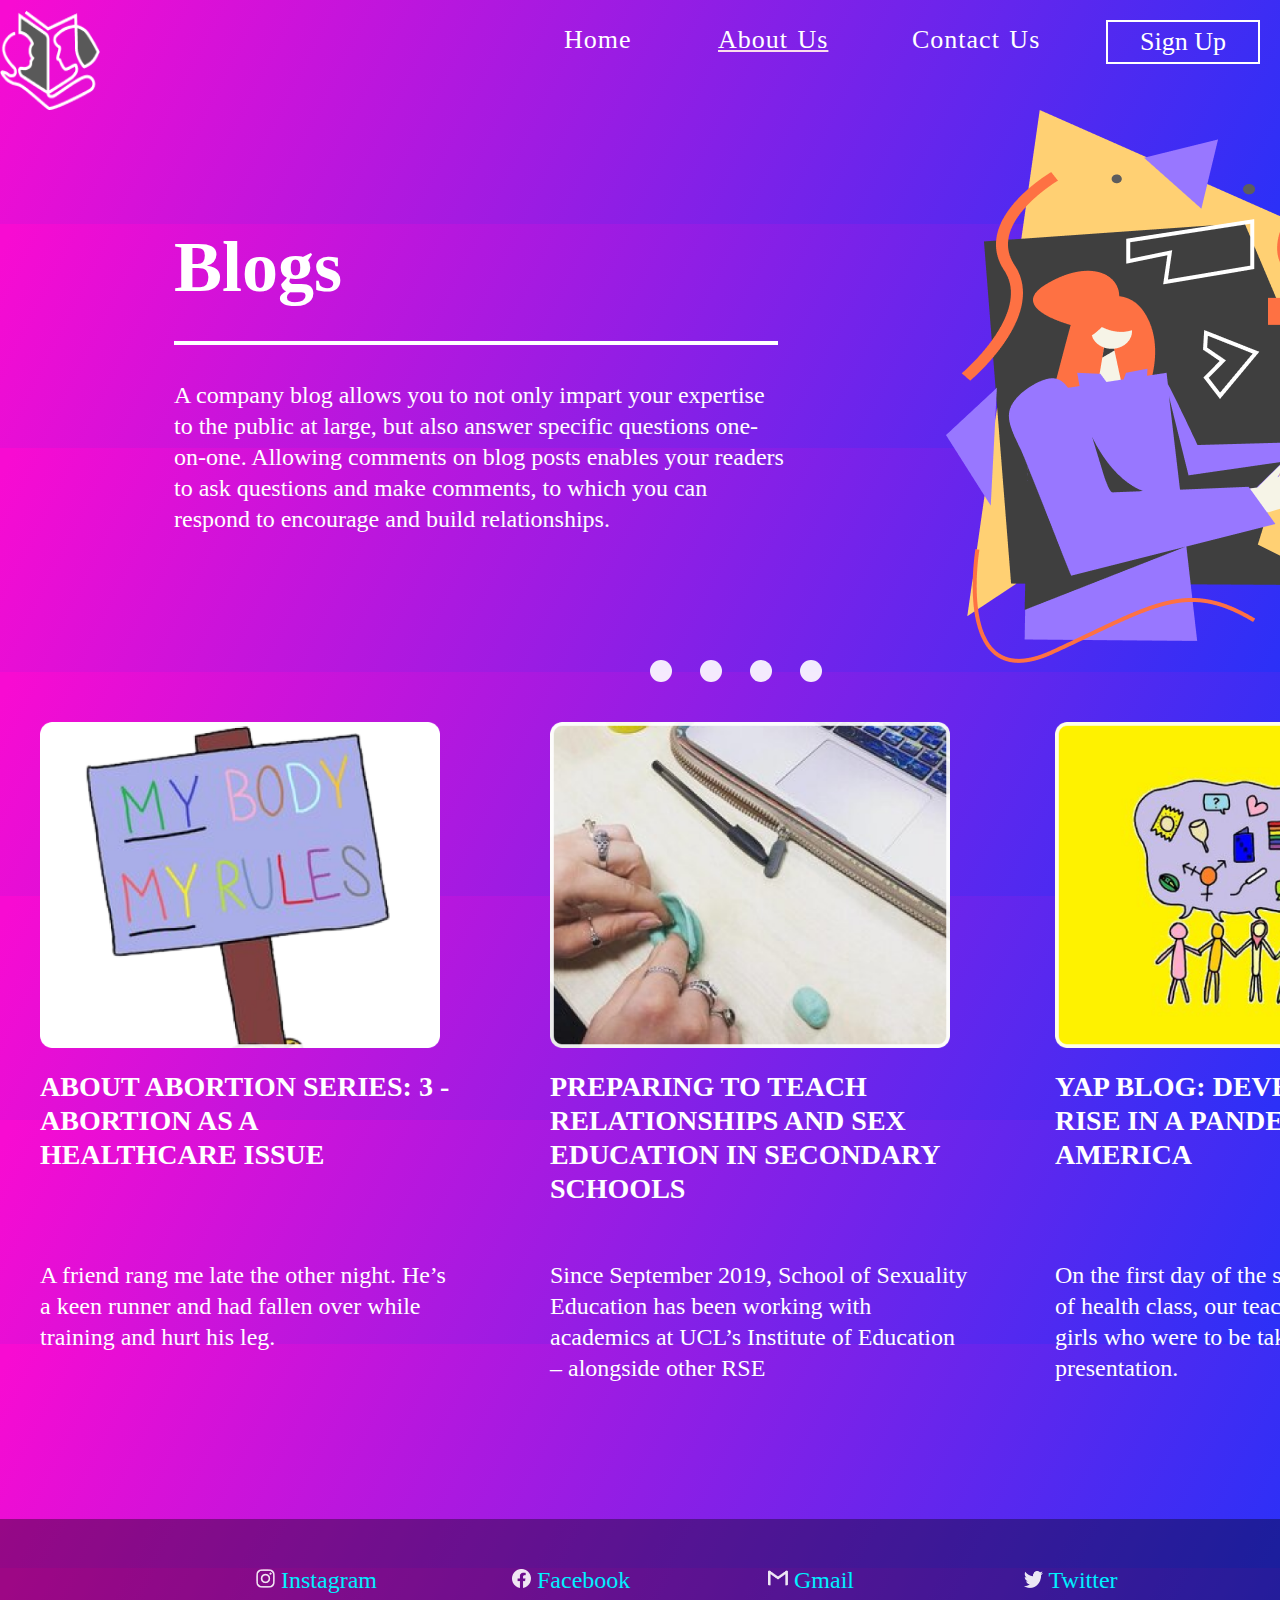
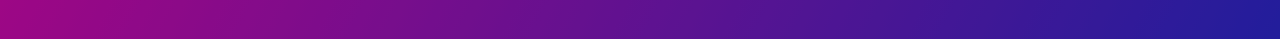
<file: Our Website/blog.html>
<!DOCTYPE html>
<html lang="en">
<head>
 <meta charset="UTF-8">
 <meta http-equiv="X-UA-Compatible" content="IE=edge">
 <meta name="viewport" content="width=device-width, initial-scale=1.0">
 <link rel="stylesheet" href="/Our Website/blog.css">
 <title>Blogs</title>
</head>
<body>
  <!--Start of  Nav-Bar -->
  <section class="nav-bar">
    <div class="navbar">
      <div class="items">
        <div class="item1"><a href="/index.html">Home</a>
        </div>
        <div class="item2">
          <a href="/Our Website/know-more.html">About Us</a>
        </div>
        <div class="item3"><a href="/Our Website/Contact-us.html">Contact Us</a>
        </div>
  
        <div class="item4 btn sign">
          <div class="container">
        
            <button class="click">Sign Up</button>
        
            <div class="list">
        
              <button class="links"><a href="/Our Website/SignUp.html">Sign Up</a></button>
        
              <button class="links"><a href="/Our Website/Login.html">Log in </a></button>
            </div>
          </div>
          <script>
            let click = document.querySelector('.click');
            let list = document.querySelector('.list');
            click.addEventListener("click", () => {
              list.classList.toggle('newlist');
            });
          </script>
        </div>
      </div>
    </div>
  </section>
  </section>
  <!--End of  Nav-Bar -->

  <!-- Start of middle sec -->
  <section class="middle">
   <div class="middle-sec">
    <div class="middle-img">
     <img src="/Our Website/blog-vector.png" alt="">
    </div>
    <div class="heading">Blogs</div>
    <div class="line1"></div>
    <div class="middle-para">A company blog allows you to not only impart your expertise to the public at large, but also answer specific questions
    one-on-one. Allowing comments on blog posts enables your readers to ask questions and make comments, to which you can
    respond to encourage and build relationships.</div>
    <div class="circle1"></div>
    <div class="circle2"></div>
    <div class="circle3"></div>
    <div class="circle4"></div>
   </div>
   <section class="bottom-sec">
    <div class="bottom">
     <div class="item1">
      <div class="item1-img"><a href="https://schoolofsexed.org/blog-articles/2020/5/26" target=" "><img src="/Our Website/blog-img1" alt="" width="400px
       " ></a></div>
       <div class="item1-text1">ABOUT ABORTION SERIES: 3 - ABORTION AS A HEALTHCARE ISSUE</div>
       <div class="item1-text2">A friend rang me late the other night. He’s a keen runner and had fallen over while training and hurt his leg.</div>
     </div>
      <div class="item2">
       <div class="item2-img"><a href="https://schoolofsexed.org/blog-articles/2020/3/19" target=" "><img src="/Our Website/blog-img2" alt="" width="400px
             "></a></div>
       <div class="item2-text1">PREPARING TO TEACH RELATIONSHIPS AND SEX EDUCATION IN SECONDARY SCHOOLS</div>
       <div class="item2-text2">Since September 2019, School of Sexuality Education has been working with academics at UCL’s Institute of Education –
       alongside other RSE</div>
      </div>
      <div class="item3">
       <div class="item3-img"><a href="https://schoolofsexed.org/blog-articles/2021/3/23/developing-rse-in-a-pandemic-era-america " target=" "><img src="/Our Website/blog-img3" alt="" width="400px
                   "></a></div>
       <div class="item3-text1">YAP BLOG: DEVELOPING RISE IN A PANDEMIC-ERA AMERICA</div>
       <div class="item3-text2">On the first day of the sex education unit of health class, our teacher lined up the girls who were to be taken to a
       different presentation.</div>
      </div>
    </div>
   </section>
  </section>
  <!-- End of middle sec -->
  <div class="Logo">
    <img src="/Our Website/logo.png" alt="" height="100" width="100">
  </div>

<!-- Start of Footbar Section -->
<section class="footbar">
  <div class="para-foot">
    <div class="fitem1">
      <img src="/Our Website/INSTA.png" alt="" width="19px"> Instagram
    </div>
    <div class="fitem2">
      <img src="/Our Website/FACEBOOK.png" alt="" width="19px"> Facebook
    </div>
    <div class="fitem3">
      <img src="/Our Website/GMAIL.png" alt="" width="20px"> Gmail
    </div>
    <div class="fitem4">
      <link rel="stylesheet" href=""><img src="/Our Website/TWITTER.png" alt="" width="19px"> Twitter
    </div>
  </div>
</section>
<!-- End of Footbar Section -->
</body>
</html>
</file>
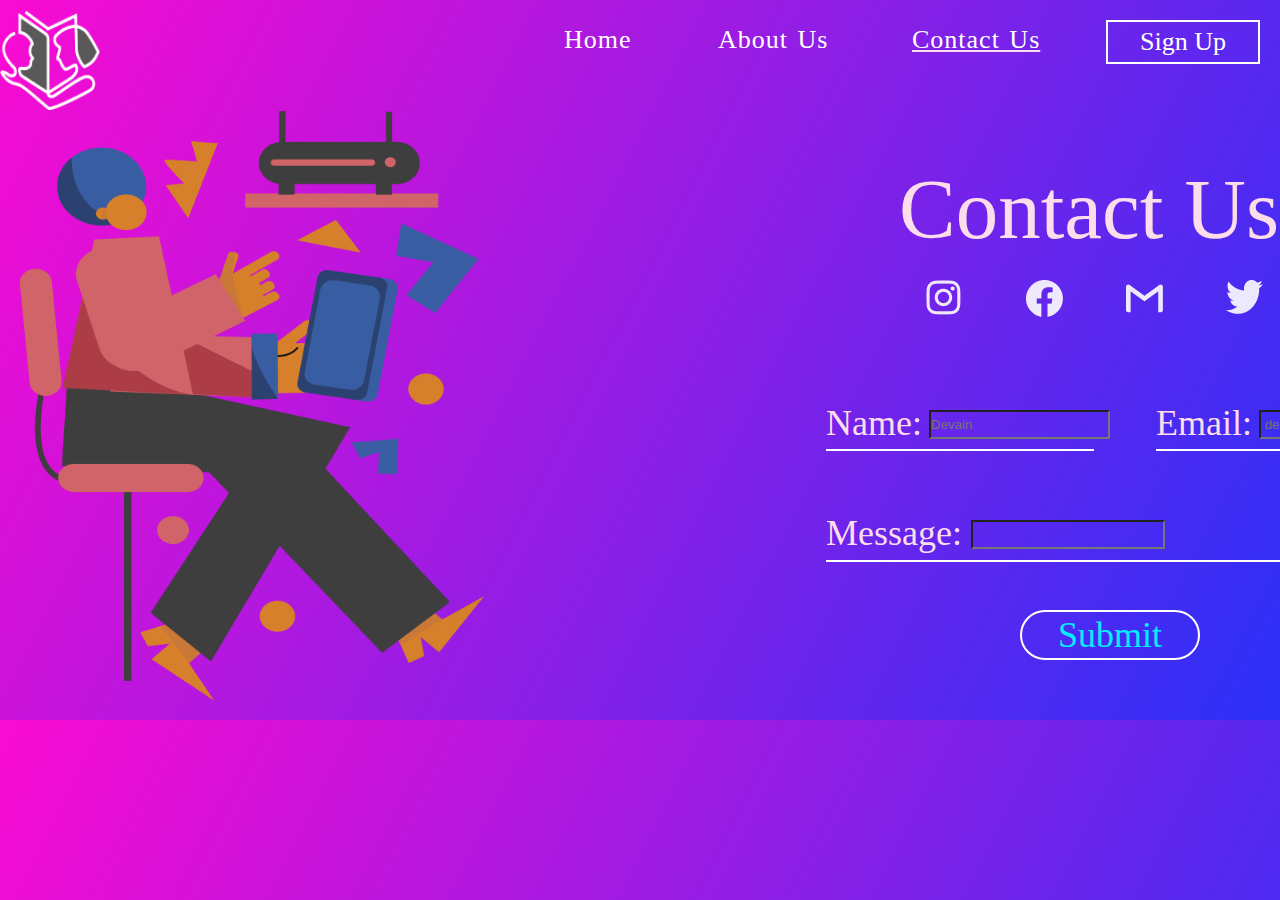
<file: Our Website/Contact-us.html>
<!DOCTYPE html>
<html lang="en">
<head>
 <meta charset="UTF-8">
 <meta http-equiv="X-UA-Compatible" content="IE=edge">
 <meta name="viewport" content="width=device-width, initial-scale=1.0">
 <title>Contact Us</title>
 <link rel="stylesheet" href="/Our Website/contact-us.css">
</head>
<body>
 <!--Start of  Nav-Bar -->
   <section class="nav-bar">
    <div class="navbar">
     <div class="items">
      <div class="item1"><a href="/index.html">Home</a>
      </div>
      <div class="item2">
       <a href="/Our Website/know-more.html">About Us</a>
      </div>
      <div class="item3"><a href="/Our Website/Contact-us.html">Contact Us</a>
      </div>
   
<div class="item4 btn sign">
  <div class="container">

    <button class="click">Sign Up</button>

    <div class="list">

      <button class="links"><a href="/Our Website/SignUp.html">Sign Up</a></button>

      <button class="links"> <a href="/Our Website/Login.html">Log In</a></button>
    </div>
  </div>
  <script>
    let click = document.querySelector('.click');
    let list = document.querySelector('.list');
    click.addEventListener("click", () => {
      list.classList.toggle('newlist');
    });
  </script>
</div>
     </div>
    </div>
   </section>
 <!--End of  Nav-Bar -->

 <!-- Start of mid - section -->
  <section class="mid-section">
   <div class="mid">
    <div class="mid-img">
     <img src="/Our Website/contact-us-vectore.png" alt="" height="630px" >
    </div>
    <div class="heading-1">
     Contact Us
    </div>
    <div class="icons">
     <div class="icon-insta"><a href="https://www.instagram.com/devain_mehra14/"><img src="/Our Website/contact-us-insta.png" alt=""></a></div>
     <div class="icon-facebook">
      <a href="http://"><img src="/Our Website/contact-us-face.png" alt=""></a>
     </div>
     <div class="icon-gmail"><a href="http://"><img src="/Our Website/contact-us-gmail.png" alt=""></a></div>
     <div class="icon-twitter"><a href="http://"><img src="/Our Website/contact-us-twitter.png" alt=""></a></div>
     <div class="mid-name">
      <form action="">
       <label for="Name"> Name: </label>
       <input type="text" id="name" name="Name" placeholder="Devain">
      </form>
     </div>
     <div class="line-1"></div>
     <div class="mid-email">
      <form action="">
       <label for="Email"> Email: </label>
       <input type="text" id="email" name="Name" placeholder=" devainmehra0@gmail.com">
      </form>
     </div>
     <div class="line-2"></div>
     <div class="mid-message">
      <form action="">
       <label for="Message"> Message: </label>
       <input type="text" id="message" name="Name">
      </form>
     </div>
     <div class="line-3"></div>

     <div class="submit-btn">
      Submit
     </div>
    </div>
   </div>
  </section>
 <!--End of  mid - section -->

  <div class="Logo">
    <img src="/Our Website/logo.png" alt="" height="100" width="100">
  </div>

</body>
</html>
</file>
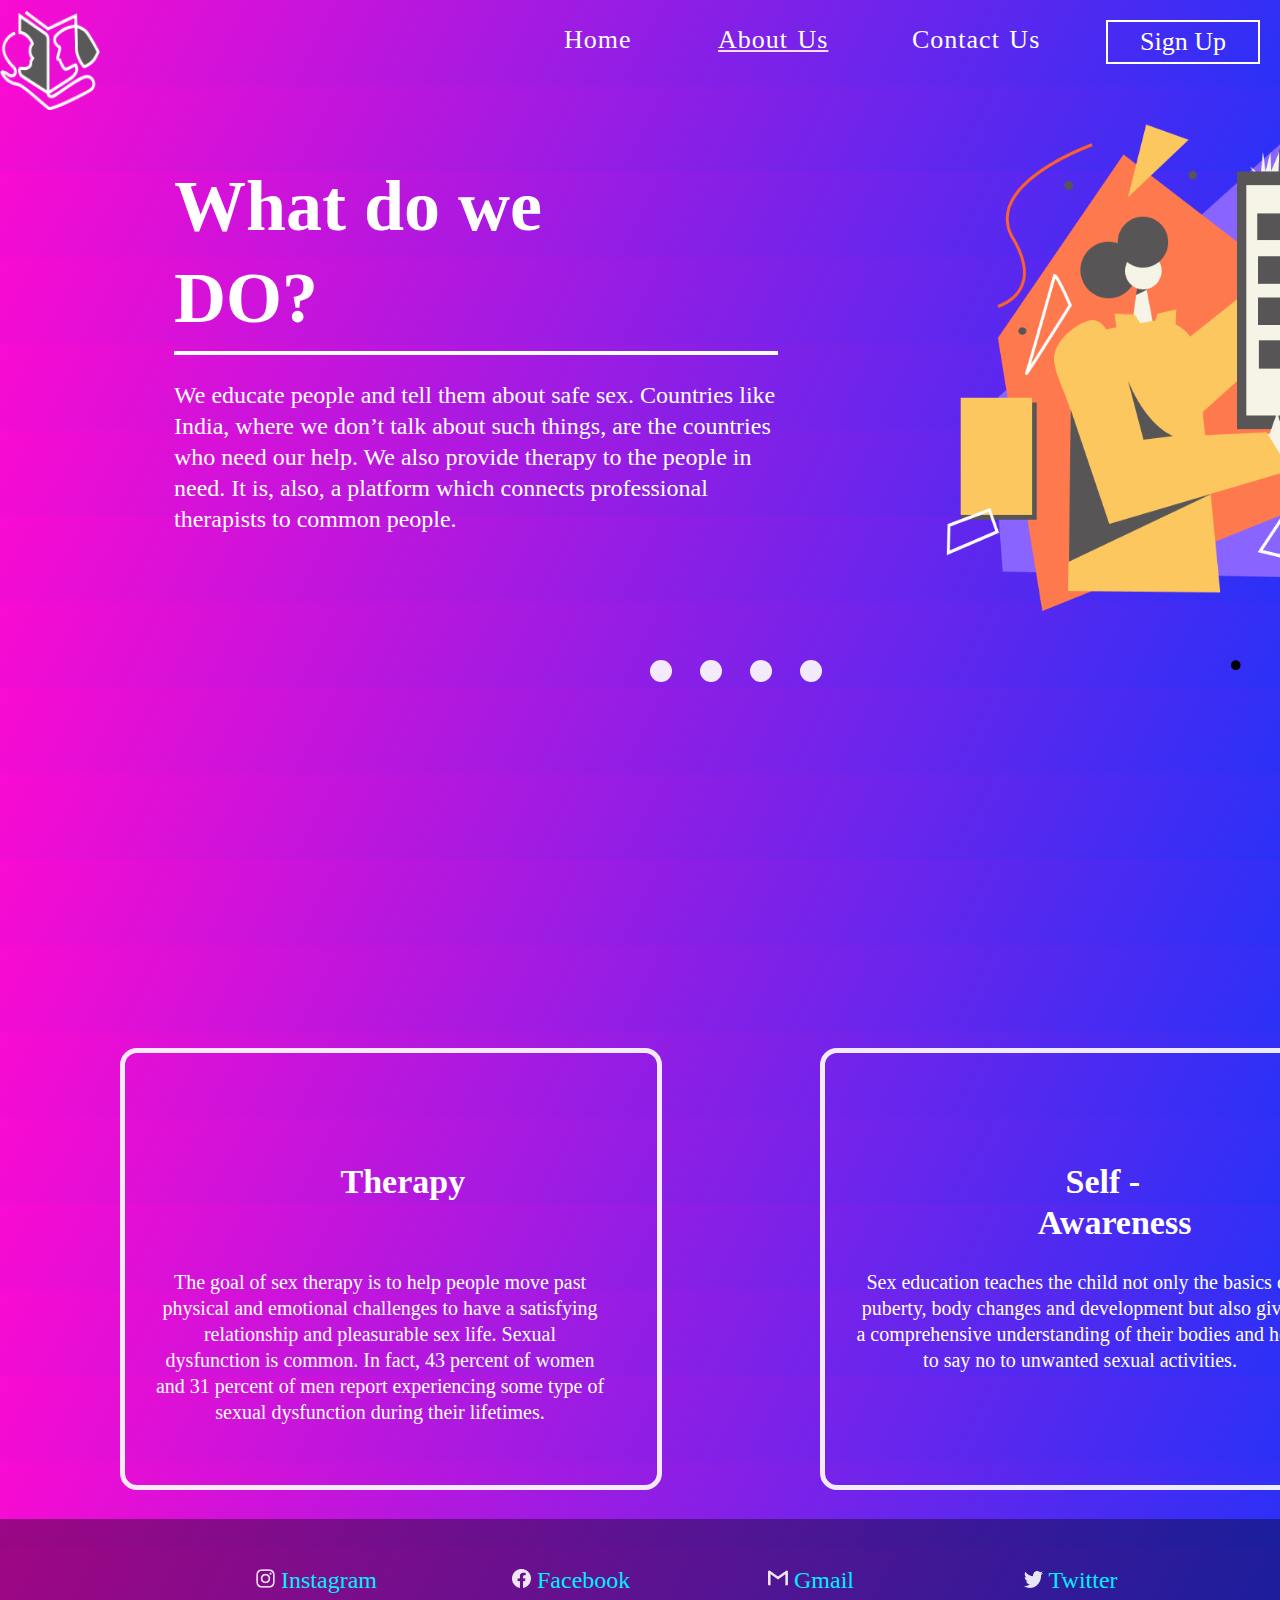
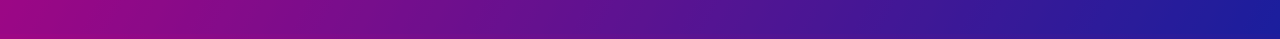
<file: Our Website/know-more.html>
<!DOCTYPE html>
<html lang="en">

<head>
 <meta charset="UTF-8">
 <meta http-equiv="X-UA-Compatible" content="IE=edge">
 <meta name="viewport" content="width=device-width, initial-scale=1.0">
 <link rel="stylesheet" href="/Our Website/know-more.css">
 <title>Know-More</title>
</head>

<body>
 <!--Start of  Nav-Bar -->
  <section class="nav-bar">
   <div class="navbar">
    <div class="items">
     <div class="item1"><a href="/index.html">Home</a>
     </div>
     <div class="item2">
      <a href="/Our Website/know-more.html">About Us</a>
     </div>
     <div class="item3"><a href="/Our Website/Contact-us.html">Contact Us</a>
     </div>
  
     <div class="item4 btn sign">
      <div class="container">
     
       <button class="click">Sign Up</button>
     
       <div class="list">
     
        <button class="links"><a href="/Our Website/SignUp.html">Sign Up</a></button>
     
        <button class="links"><a href="/Our Website/Login.html">Log In</a></button>
       </div>
      </div>
      <script>
       let click = document.querySelector('.click');
       let list = document.querySelector('.list');
       click.addEventListener("click", () => {
        list.classList.toggle('newlist');
       });
      </script>
     </div>
    </div>
   </div>
  </section>
 <!--End of  Nav-Bar -->

 <!-- Start of middle sec -->
 <section class="middle">
  <div class="middle-sec">
   <div class="middle-img">
    <img src="/Our Website/know-more-vector.png" width="540px" height="560px" alt="">
   </div>
   <div class="heading">What do we
   DO?</div>
   <div class="line1"></div>
   <div class="middle-para">We educate people and tell them about safe sex. Countries like India, where we don’t talk about such things, are the
   countries who need our help. We also provide therapy to the people in need. It is, also, a platform which connects
   professional therapists to common people.</div>
   <div class="circle1"></div>
   <div class="circle2"></div>
   <div class="circle3"></div>
   <div class="circle4"></div>
  </div>
  <section class="bottom-sec">
   <div class="bottom">
    <a href="/Our Website/WhyTherepy.html"><div class="rectangle1">
     <div class="heading1">Therapy</div>
     <div class="para1">
      The goal of sex therapy is to help people move past physical and emotional challenges to have a satisfying
      relationship
      and pleasurable sex life. Sexual dysfunction is common. In fact, 43 percent of women and 31 percent of men report
      experiencing some type of sexual dysfunction during their lifetimes.
     </div>
    </div></a>
    
    <a href="/Our Website/self-awareness.html">
     <div class="rectangle2">
      <div class="heading2">Self - Awareness</div>
      <div class="para2">
       Sex education teaches the child not only the basics of puberty, body changes and development but also gives a
       comprehensive understanding of their bodies and how to say no to unwanted sexual activities.
      </div>
     </div>
    </a>
    
    

    </div>
   </div>
  </section>
 </section>
 <!-- End of middle sec -->

 <!-- Start of Footbar Section -->
 <section class="footbar">
  <div class="para-foot">
   <div class="fitem1">
    <img src="/Our Website/INSTA.png" alt="" width="19px"> Instagram
   </div>
   <div class="fitem2">
    <img src="/Our Website/FACEBOOK.png" alt="" width="19px"> Facebook
   </div>
   <div class="fitem3">
    <img src="/Our Website/GMAIL.png" alt="" width="20px"> Gmail
   </div>
   <div class="fitem4">
    <link rel="stylesheet" href=""><img src="/Our Website/TWITTER.png" alt="" width="19px"> Twitter
   </div>
  </div>
 </section>
 <!-- End of Footbar Section -->

 <div class="Logo">
  <img src="/Our Website/logo.png" alt="" height="100" width="100">
 </div>
 
</body>

</html>
</file>
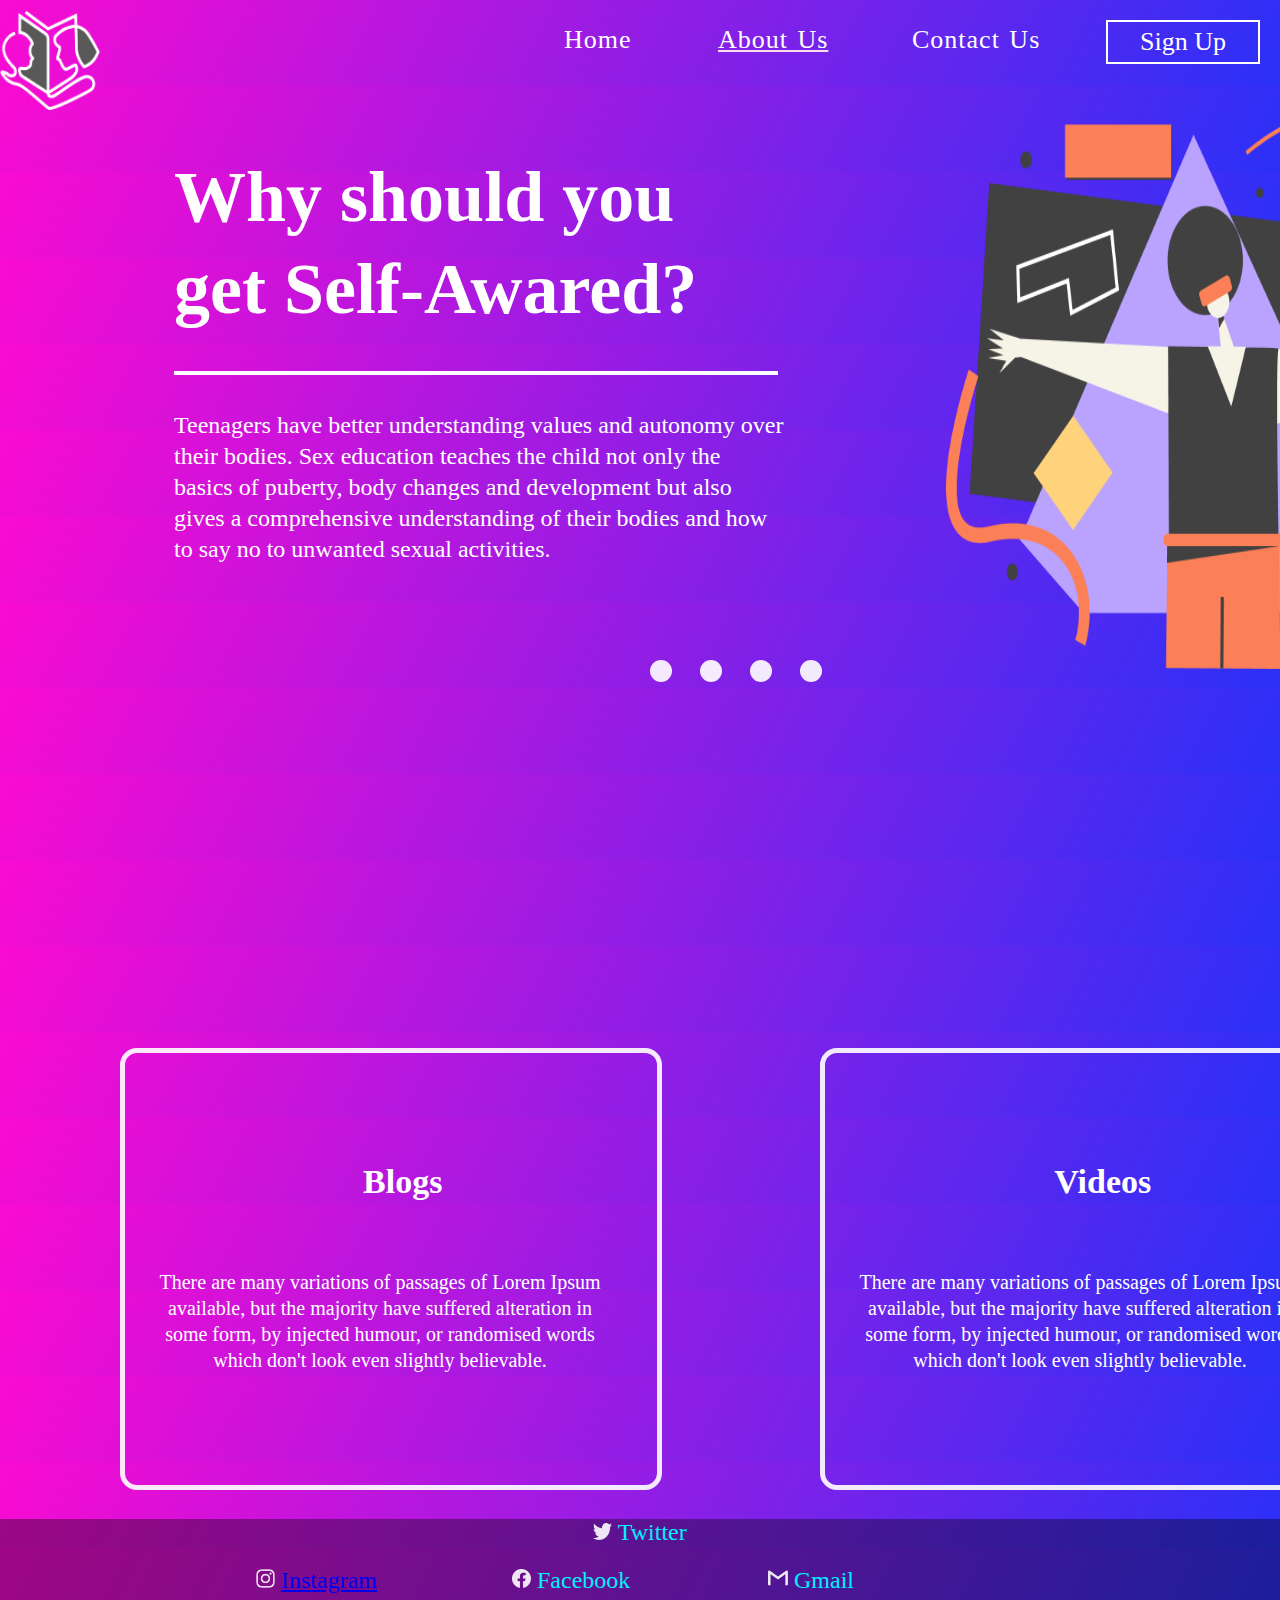
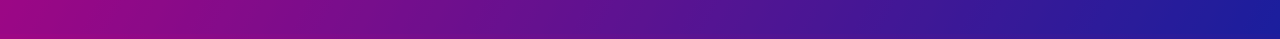
<file: Our Website/self-awareness.html>
<!DOCTYPE html>
<html lang="en">

<head>
 <meta charset="UTF-8">
 <meta http-equiv="X-UA-Compatible" content="IE=edge">
 <meta name="viewport" content="width=device-width, initial-scale=1.0">
 <link rel="stylesheet" href="/Our Website/self-awareness.css">
 <title>Self-awareness</title>
</head>

<body>
 <!--Start of  Nav-Bar -->
   <section class="nav-bar">
    <div class="navbar">
     <div class="items">
      <div class="item1"><a href="/index.html">Home</a>
      </div>
      <div class="item2">
       <a href="/Our Website/know-more.html">About Us</a>
      </div>
      <div class="item3"><a href="/Our Website/Contact-us.html">Contact Us</a>
      </div>
   
      <div class="item4 btn sign">
        <div class="container">
      
          <button class="click">Sign Up</button>
      
          <div class="list">
      
            <button class="links"><a href="/Our Website/SignUp.html">Sign Up</a></button>
      
            <button class="links">Log In</button>
          </div>
        </div>
        <script>
          let click = document.querySelector('.click');
          let list = document.querySelector('.list');
          click.addEventListener("click", () => {
            list.classList.toggle('newlist');
          });
        </script>
      </div>
     </div>
    </div>
   </section>
 <!--End of  Nav-Bar -->

 <!-- Start of middle sec -->
 <section class="middle">
  <div class="middle-sec">
   <div class="middle-img">
    <img src="/Our Website/self-awareness-vector.png" width="540px" height="560px" alt="">
   </div>
   <div class="heading">Why should you get
   Self-Awared?</div>
   <div class="line1"></div>
   <div class="middle-para">Teenagers have better understanding values and autonomy over their bodies. Sex education teaches the child not only the
   basics of puberty, body changes and development but also gives a comprehensive understanding of their bodies and how to
   say no to unwanted sexual activities.</div>
   <div class="circle1"></div>
   <div class="circle2"></div>
   <div class="circle3"></div>
   <div class="circle4"></div>
  </div>
  <section class="bottom-sec">
   <div class="bottom">
    <a href="/Our Website/blog.html">
     <div class="rectangle1">
      <div class="heading1">Blogs</div>
      <div class="para1">
       There are many variations of passages of Lorem Ipsum available, but the majority have suffered alteration in some form,
       by injected humour, or randomised words which don't look even slightly believable.
      </div>
     </div>
    </a>
    
    <a href="/Our Website/videos.html">
     <div class="rectangle2">
      <div class="heading2">Videos</div>
      <div class="para2">
       There are many variations of passages of Lorem Ipsum available, but the majority have suffered alteration in some form,
       by injected humour, or randomised words which don't look even slightly believable.
      </div>
     </div>
    </a>



   </div>
   </div>
  </section>
 </section>
 <!-- End of middle sec -->

  <!-- Start of Footbar Section -->
  <section class="footbar">
    <div class="para-foot">
      <div class="fitem1">
        <img src="/Our Website/INSTA.png" alt="" width="19px"> <a href="https://www.instagram.com/devain_mehra14/">Instagram</a>
      </div>
      <div class="fitem2">
        <img src="/Our Website/FACEBOOK.png" alt="" width="19px"> Facebook
      </div>
      <div class="fitem3">
        <img src="/Our Website/GMAIL.png" alt="" width="20px"> Gmail
      </div>
      <div class="fitem4">
        <link rel="stylesheet" href=""><img src="/Our Website/TWITTER.png" alt="" width="19px"> Twitter
      </div>
    </div>
  </section>
  <!-- End of Footbar Section -->
</body>
  <div class="Logo">
    <img src="/Our Website/logo.png" alt="" height="100" width="100">
  </div>

</html>
</file>
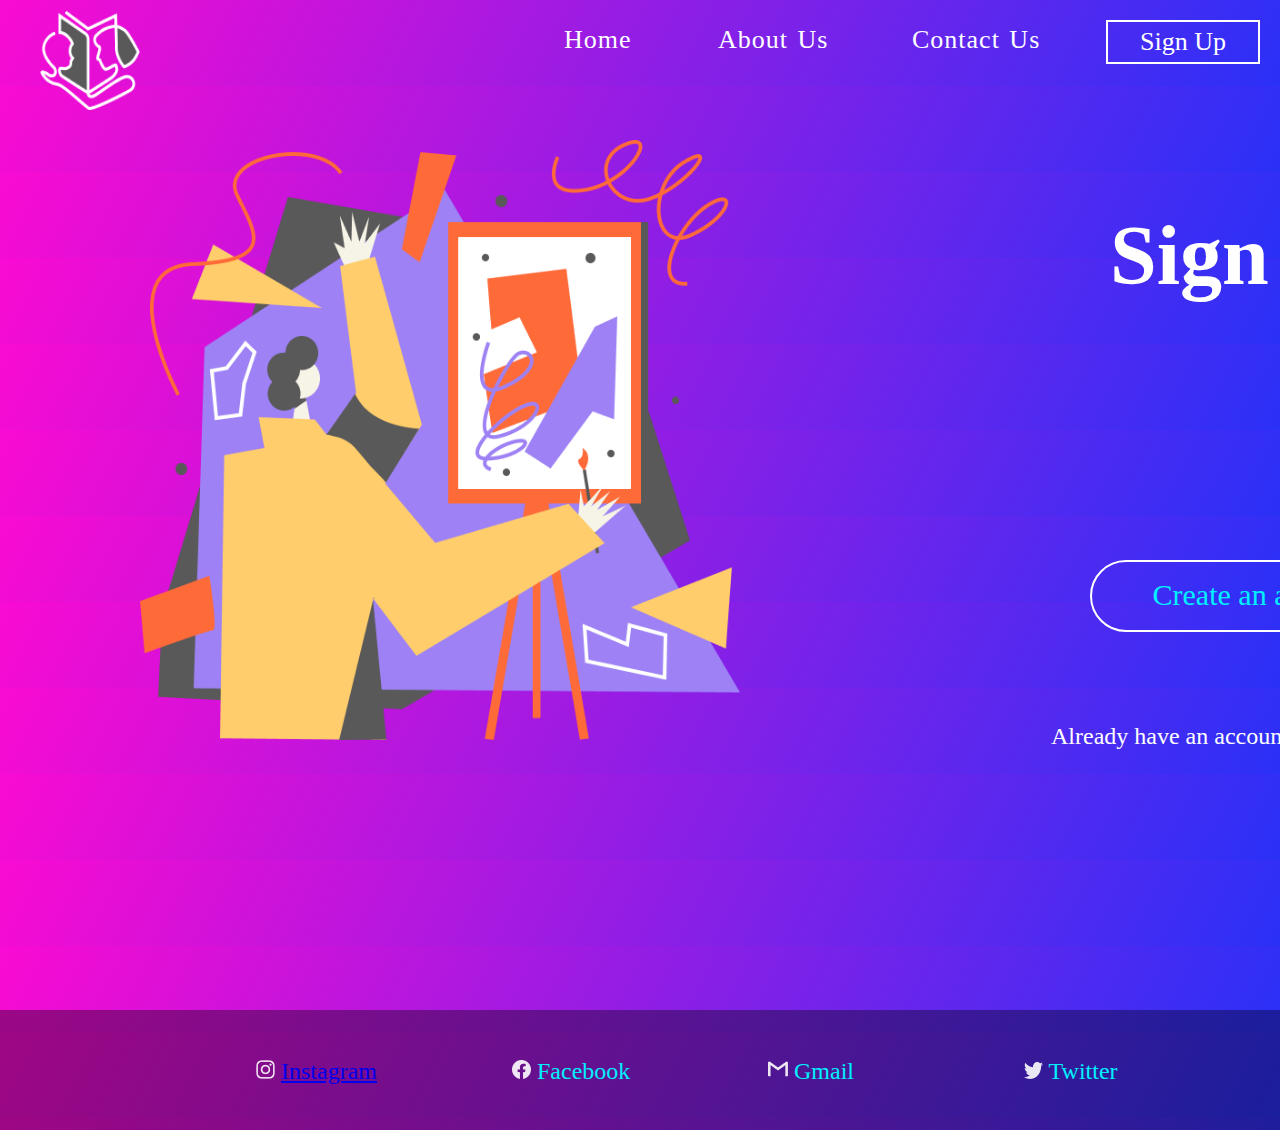
<file: Our Website/SignUp.html>
<!DOCTYPE html>
<html lang="en">
<head>
 <meta charset="UTF-8">
 <meta http-equiv="X-UA-Compatible" content="IE=edge">
 <meta name="viewport" content="width=device-width, initial-scale=1.0">
 <title>style</title>
 <link rel="stylesheet" href="/Our Website/SignUp.css">
</head>
<body>
  <!--Start of  Nav-Bar -->
 <section class="nav-bar">
  <div class="navbar">
    <div class="items">
      <div class="item1"><a href="/index.html">Home</a>
      </div>
      <div class="item2">
        <a href="/Our Website/know-more.html">About Us</a>
      </div>
      <div class="item3"><a href="/Our Website/Contact-us.html">Contact Us</a>
      </div>

      <div class="item4 btn sign">
        <div class="container">

          <button class="click"> Sign Up</button>

          <div class="list">

            <button class="links">Sign Up</button>

            <button class="links">Log In</button>
          </div>
        </div>
        <script>
          let click = document.querySelector('.click');
          let list = document.querySelector('.list');
          click.addEventListener("click", () => {
            list.classList.toggle('newlist');
          });
        </script>
      </div>
    </div>
  </div>
</section>
  <!--End of  Nav-Bar -->
    <!-- Start of middle Section -->
<section class="middle-section">
    <div class="middlesection">
     <div class="middle-image">
      <img src="Img4.png" alt="" 
     height="600" width="600">
     </div>
     <div class="heading"><h1>Sign up</h1>
      <div class="line">Already have an account?.</div>
      <div class="login">
        Login
      </div>
    <div class="get-btn">
     Create an account
    </div>
    </section>
    </div>
    <!--End of  middle Section -->
    <section class="footbar">
      <div class="para-foot">
       <div class="fitem1">
         <img src="/Our Website/INSTA.png" alt="" width="19px"> <a href="https://www.instagram.com/devain_mehra14/">Instagram</a> </div>
       <div class="fitem2">
         <img src="/Our Website//FACEBOOK.png" alt="" width="19px"> Facebook</div>
       <div class="fitem3">
         <img src="/Our Website/GMAIL.png" alt="" width="20px"> Gmail</div>
       <div class="fitem4"><link rel="stylesheet" href=""><img src="/Our Website/TWITTER.png" alt="" width="19px"> Twitter</div>
      </div>
      <div class="Logo">
        <img src="/Our Website/logo.png" alt="" 
        height="100" width="100">  
      </div>

     </section>
</file>
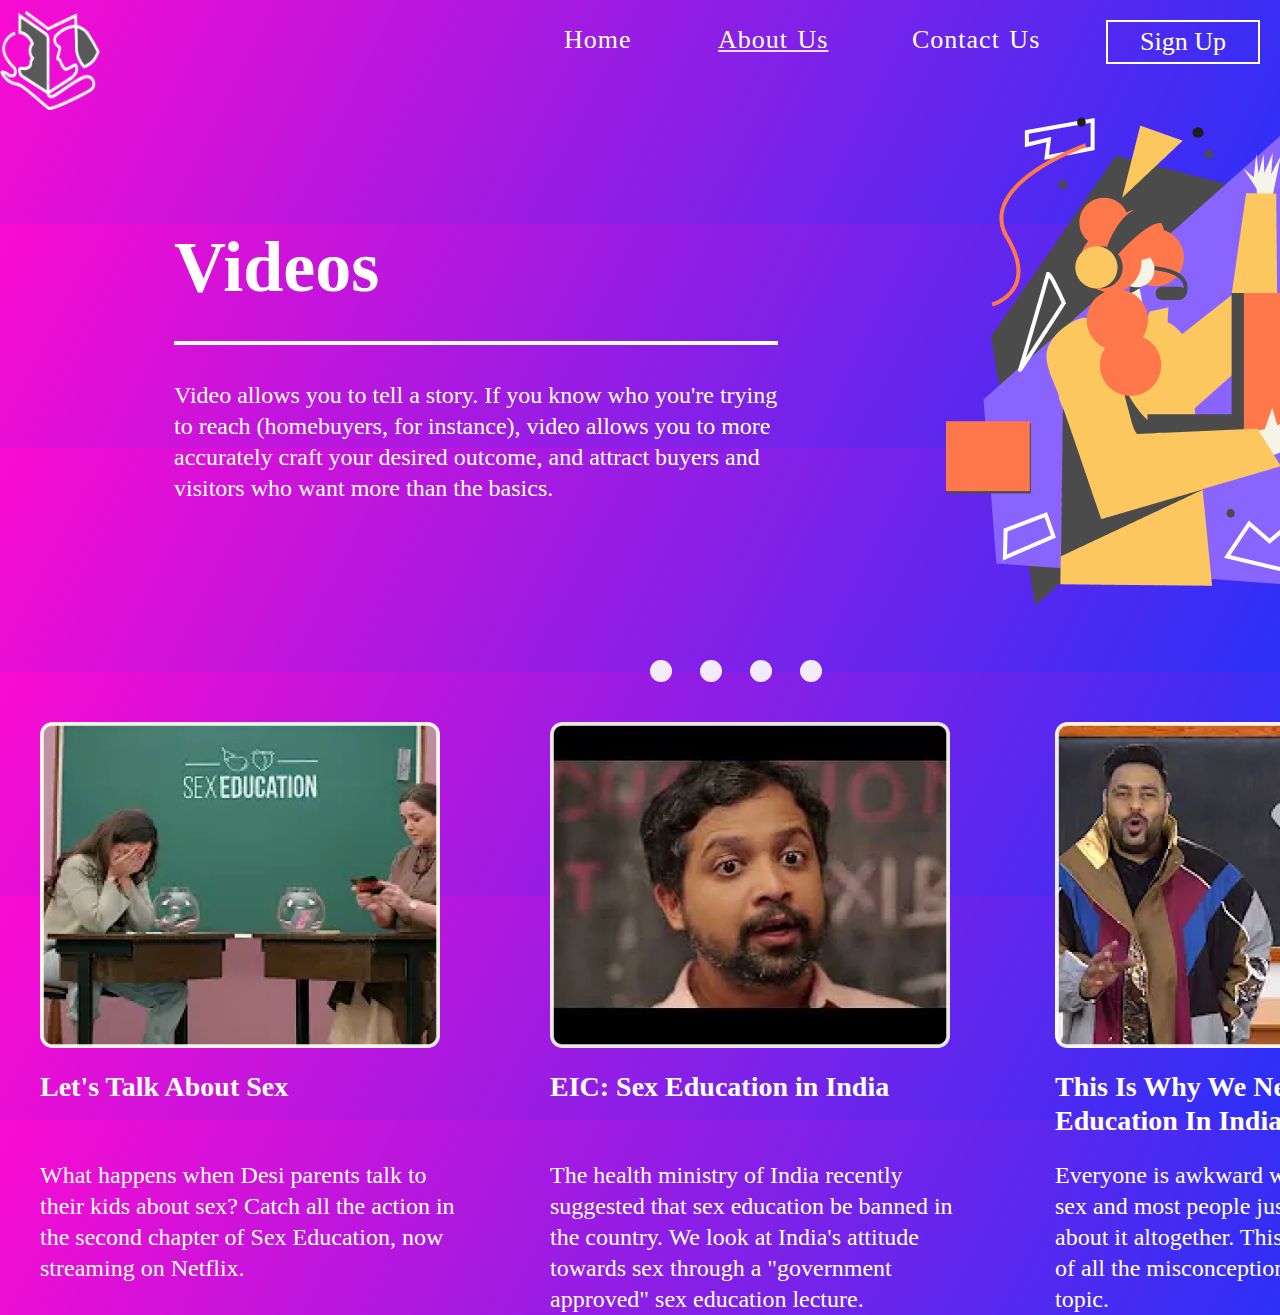
<file: Our Website/videos.html>
<!DOCTYPE html>
<html lang="en">

<head>
 <meta charset="UTF-8">
 <meta http-equiv="X-UA-Compatible" content="IE=edge">
 <meta name="viewport" content="width=device-width, initial-scale=1.0">
 <link rel="stylesheet" href="/Our Website/videos.css">
 <title>Videos</title>
</head>

<body>

 <!--Start of  Nav-Bar -->
  <section class="nav-bar">
    <div class="navbar">
      <div class="items">
        <div class="item1"><a href="/index.html">Home</a>
        </div>
        <div class="item2">
          <a href="/Our Website/know-more.html">About Us</a>
        </div>
        <div class="item3"><a href="/Our Website/Contact-us.html">Contact Us</a>
        </div>
  
        <div class="item4 btn sign">
          <div class="container">
        
            <button class="click">Sign Up</button>
        
            <div class="list">
        
              <button class="links"><a href="/Our Website/SignUp.html">Sign Up</a></button>
        
              <button class="links"> <a href="/Our Website/sign-up.html">Log In</a></button>
            </div>
          </div>
          <script>
            let click = document.querySelector('.click');
            let list = document.querySelector('.list');
            click.addEventListener("click", () => {
              list.classList.toggle('newlist');
            });
          </script>
        </div>
      </div>
    </div>
  </section>
 <!--End of  Nav-Bar -->
    <div class="Logo">
      <img src="/Our Website/logo.png" alt="" height="100" width="100">
    </div>

 <!-- Start of middle sec -->
 <section class="middle">
  <div class="middle-sec">
   <div class="middle-img">
    <img src="/Our Website/videos-vector.png" alt="">
   </div>
   <div class="heading">Videos</div>
   <div class="line1"></div>
   <div class="middle-para">Video allows you to tell a story. If you know who you're trying to reach (homebuyers, for instance), video allows you to
   more accurately craft your desired outcome, and attract buyers and visitors who want more than the basics.</div>
   <div class="circle1"></div>
   <div class="circle2"></div>
   <div class="circle3"></div>
   <div class="circle4"></div>
  </div>
  <section class="bottom-sec">
   <div class="bottom">
    <div class="item1">
     <div class="item1-img"><a href="https://www.youtube.com/watch?v=ElkOgzolU5k  " target=" "><img src="/Our Website/videos-img1.png" alt="" width="400px
       "></a></div>
     <div class="item1-text1">Let's Talk About Sex</div>
     <div class="item1-text2">What happens when Desi parents talk to their kids about sex?
     Catch all the action in the second chapter of Sex Education, now streaming on Netflix.</div>
    </div>
    <div class="item2">
     <div class="item2-img"><a href="https://www.youtube.com/watch?v=EiIxkOah09E" target=" "><img src="/Our Website/videos-img2.png" alt="" width="400px
             "></a></div>
     <div class="item2-text1">EIC: Sex Education in India</div>
     <div class="item2-text2">The health ministry of India recently suggested that sex education be banned in the country. We look at India's attitude
     towards sex through a "government approved" sex education lecture.
</div>
    </div>
    <div class="item3">
     <div class="item3-img"><a href="https://www.youtube.com/watch?v=PIaw8boBGe4"target=" "><img src="/Our Website/videos-img3.png" alt="" width="400px
                   "></a></div>
     <div class="item3-text1">This Is Why We Need Sex Education In India</div>
     <div class="item3-text2">Everyone is awkward when talking about sex and most people just avoid talking about it altogether. This is the root
     cause of all the misconceptions related to the topic.</div>
    </div>
   </div>
  </section>
 </section>
 <!-- End of middle sec -->
</body>

</html>
</file>
<file: Our Website/blog.css>
* {
 margin: 0;
 padding: 0;
 /* object-fit: fill; */

}

 body{
  background: linear-gradient(116.88deg, #F80BD2 0.96%, #0038FF 120.43%);
  position: relative;
 
 } 

 .navbar{

font-family: Space Grotesk;
font-style: normal;
font-weight: normal;
font-size: 26px;
line-height: 40px;;
color: #00F0FF;
margin: 10px;
word-spacing: 2px;
letter-spacing: 1px;
padding: 10px; 
}
.items{
   display: flex;
 justify-content: right;
}

.items a{
  color: white;
  text-decoration: none;
}

.items a:hover{

  color: #00F0FF;
}

/* .sign{
 border-width: 10px;
 border-color: white;
} */

.item1{
 position: static;
width: 154px;
height: 46px;
left: 0px;
top: 12px;
}

.item1:hover{
color: #FCDDEC;
text-decoration: underline;
}

.item3{
 position: static;
 color: #00F0FF;
width: 194px;
height: 46px;
left: 219px;
top: 12px;
}
.item3:hover{
color: #FCDDEC;
text-decoration: underline;
}

.item2{
 position: static;
 text-decoration: underline;
 color: #FCDDEC;
width: 194px;
height: 46px;
left: 496px;
top: 12px;
}


.container {
  width: 150px;
  border: 2px solid white;
  position: relative;
}

.click {
  background-color: #f85f7300;
}


.click,
.links {
  padding: 3px;
  font-size:26px;
  font-family: futura Md BT;
  border: none;
  outline: none;
  width: 150px;
  color: #fff;
  transition: 0.3s;
}

.list {
  position: absolute;
  transform: scaleY(0);
  transform-origin: top;
  transition: 0.3s;
}

.newlist {
  transform: scaleY(1);
}

.links {
  background-color: #0042c500;
}

.links:hover {
  background-color: #f3f3f346;
  transform: scale(1.05);
}
/*  */
/* .item4{ */
 /* width: 194px;/ */
 /* padding: 0px 15px; */
 /* color: #00F0FF; */
/* border: 1px solid #FCDDEC; */
/* box-sizing: border-box; */
/* } */
/* .item4:hover{ */
/* background-color: #FF00F5; */
/* text-transform: ease-in ; */
/* box-shadow: 0px 0px 20px 2px rgba(0,0,0,.4); */
/* } */

.middle-img{
 position: absolute;
width: 508px;
height: 550.84px;
left: 946px;
top: 100px;
}

.heading{
 position: absolute;
width: 183px;
height: 86px;
left: 174px;
top: 211px;

font-family: Space Grotesk;
font-style: normal;
font-weight: bold;
font-size: 72px;
line-height: 92px;

color: #FFFFFF;
}

.line1{
 position: absolute;
width: 600px;
height: 0px;
left: 174px;
top: 331px;

border: 2px solid #FFFFFF;
}

.middle-para{
 position: absolute;
width: 611px;
height: 168px;
left: 174px;
top: 370px;

font-family: Space Grotesk;
font-style: normal;
font-weight: normal;
font-size: 24px;
line-height: 31px;

color: #FFFFFF;
}

.circle1{
 
position: absolute;
width: 22px;
height: 22px;
left: 650px;
top: 650px;

 border-radius: 20px; 

background: rgba(255, 255, 255, 0.91);
}

.item1-img:hower{
 transform: rotate(90deg);
}

.circle2{
 
position: absolute;
width: 22px;
height: 22px;
left: 700px;
top: 650px;

 border-radius: 20px; 

background: rgba(255, 255, 255, 0.91);
}

.circle3{
 
position: absolute;
width: 22px;
height: 22px;
left: 750px;
top: 650px;

 border-radius: 20px; 

background: rgba(255, 255, 255, 0.91);
}

.circle4{
 
position: absolute;
width: 22px;
height: 22px;
left: 800px;
top: 650px;

 border-radius: 20px; 

background: rgba(255, 255, 255, 0.91);
}

.item1-img{
position: absolute;
width: 442px;
height: 142px;
left: 40px;
top: 712px;
}
.item1-img:hover{
 opacity: 50%;
}

.item1-text1{
position: absolute;
width: 420px;
height: 148px;
left: 40px;
top: 1060px;

font-family: Space Grotesk;
font-style: normal;
font-weight: 590;
font-size: 28px;
line-height: 34px;

color: #FFFFFF;
}

.item1-text2{
 position: absolute;
width: 420px;
height: 93px;
left: 40px;
top: 1250px;

font-family: Space Grotesk;
font-style: normal;
font-weight: normal;
font-size: 24px;
line-height: 31px;

color: #FFFFFF;
}

.item2-img{
position: absolute;
width: 542px;
height: 442px;
left: 550px;
top: 712px;

}
.item2-img:hover{
 opacity: 50%;
}

.item2-text1{
position: absolute;
width: 420px;
height: 148px;
left:  550px;
top: 1060px;

font-family: Space Grotesk;
font-style: normal;
font-weight: 590;
font-size: 28px;
line-height: 34px;

color: #FFFFFF;
}

.item2-text2{
 position: absolute;
width: 420px;
height: 93px;
left:  550px;
top: 1250px;

font-family: Space Grotesk;
font-style: normal;
font-weight: normal;
font-size: 24px;
line-height: 31px;

color: #FFFFFF;
}

.item3-img{
position: absolute;
/* width: 542px; */
height: 442px;
left: 1055px;
top: 712px;

}

.item3-img:hover{
 opacity: 50%;
}

.item3-text1{
position: absolute;
width: 400px;
height: 148px;
left:  1055px;
top: 1060px;

font-family: Space Grotesk;
font-style: normal;
font-weight: 590;
font-size: 28px;
line-height: 34px;

color: #FFFFFF;
}

.item3-text2{
 position: absolute;
width: 400px;
height: 93px;
left:  1055px;
top: 1250px;

font-family: Space Grotesk;
font-style: normal;
font-weight: normal;
font-size: 24px;
line-height: 31px;

color: #FFFFFF;
}

.footbar{
 position: absolute;
 top: 1509px;
 height: 120px;
 width: 100%;
  font-size: 24px;
  color: #00F0FF;
 background-color: rgba(0, 0, 0, 0.363);
 opacity: 100%;
}

.fitem5{
position:absolute;
top:00px;
width:100%;
font-size: 24px;
left: 30%;
}
.fitem6{
  position:absolute;
  top:28px;
  width:100%;
  font-size: 24px;
  left: 30%;
}

.para-foot{
   display: flex;
  justify-content: center; 
  /* align-items: center; */
  flex-direction: row;
   height: 100px;
   /* right: 300px; */
   
}
.fitem1{
 position: absolute;
 left: 20%;
 top: 40%;
}

.fitem1:hover{
  box-shadow: 0 0 20px 0;
  padding: 3px;
  border-radius: 10px;
  /* margin: 10px; */
  border: 3px solid #FFFFFF;
}
.fitem2{
 position: absolute;
 left: 40%;
 top: 40%;
}
.fitem2:hover{
  box-shadow: 0 0 20px 0;
  padding: 3px;
  border-radius: 10px;
  /* margin: 10px; */
  border: 1px solid #FFFFFF;
}
.fitem3{
 position: absolute;
 left: 60%;
 top: 40%;
}
.fitem3:hover{
  box-shadow: 0 0 20px 0;
  padding: 3px;
  border-radius: 10px;
  /* margin: 10px; */
  border: 1px solid #FFFFFF;
}
.fitem4{
 position: absolute;
 left: 80%;
 top: 40%;
}
.fitem4:hover{
  box-shadow: 0 0 20px 0;
  padding: 3px;
  border-radius: 10px;
  /* margin: 10px; */
  border: 1px solid #FFFFFF;
}

.Logo{
        position: absolute;
       width: 50px;
       height: 10px;
       left: 0px;
       top: 0px;
       }
</file>
<file: Our Website/contact-us.css>
* {
 margin: 0;
 padding: 0;
 /* object-fit: fill; */

}

 body{
  background: linear-gradient(116.88deg, #F80BD2 0.96%, #0038FF 120.43%);
  position: relative;
 
 } 

 .navbar{

font-family: Space Grotesk;
font-style: normal;
font-weight: normal;
font-size: 26px;
line-height: 40px;;
color: #00F0FF;
margin: 10px;
word-spacing: 2px;
letter-spacing: 1px;
padding: 10px; 
}
.items{
   display: flex;
 justify-content: right;
}


.items a{
  color: white;
  text-decoration: none;
}

.items a:hover{

  color: #00F0FF;
}

/* .sign{
 border-width: 10px;
 border-color: white;
} */


.container {
  width: 150px;
  border: 2px solid white;
  position: relative;
}

.click {
  background-color: #f85f7300;
}


.click,
.links {
  padding: 3px;
  font-size:26px;
  font-family: futura Md BT;
  border: none;
  outline: none;
  width: 150px;
  color: #fff;
  transition: 0.3s;
}
.Logo{
        position: absolute;
       width: 50px;
       height: 10px;
       left: 0px;
       top: 0px;
       }

.list {
  position: absolute;
  transform: scaleY(0);
  transform-origin: top;
  transition: 0.3s;
}

.newlist {
  transform: scaleY(1);
}

.links {
  background-color: #0042c500;
}

.links:hover {
  background-color: #f3f3f346;
  transform: scale(1.05);
}


.item1{
 position: static;
width: 154px;
height: 46px;
left: 0px;
top: 12px;
}

.item1:hover{
color: #FCDDEC;
text-decoration: underline;
}

.item2{
 position: static;
 color: #00F0FF;
width: 194px;
height: 46px;
left: 219px;
top: 12px;
}
.item2:hover{
color: #FCDDEC;
text-decoration: underline;
}

.item3{
 position: static;
 text-decoration: underline;
 color: #FCDDEC;
width: 194px;
height: 46px;
left: 496px;
top: 12px;
}

/* .item4{ */
 /*width: 194px; */
 /* padding: 0px 15px; */
 /* color: #00F0FF; */
/* border: 1px solid #FCDDEC; */
/* box-sizing: border-box; */
/* } */
/* .item4:hover{ */
/* background-color: #FF00F5; */
/* text-transform: ease-in ; */
/* box-shadow: 0px 0px 20px 2px rgba(0,0,0,.4);
} */

.heading-1{
position: absolute;
width: 496px;
height: 127px;
left: 841px;
top: 145px;
color: #FCDDEC;
font-family: Space Grotesk;
font-style: normal;
font-weight: 500;
font-size: 85px;
line-height: 108px;
text-align: center;
}

.icon-insta{
 position: absolute;
width: 36.89px;
height: 36.89px;
left: 926px;
top: 270px;
}

.icon-facebook{
 position: absolute;
 width: 36.89px;
height: 36.89px;
left: 1026px;
top: 270px;
}

.icon-gmail{
 position: absolute;
 width: 36.89px;
height: 36.89px;
left: 1126px;
top: 270px;
}

.icon-twitter{
 position: absolute;
 width: 36.89px;
height: 36.89px;
left: 1226px;
top: 270px;
}

.mid-name{
 position: absolute;
width: 98px;
height: 46px;
left: 826px;
top: 390px;

color: #FCDDEC;

font-family: Space Grotesk;
font-style: normal;
font-weight: 300;
font-size: 36px;
line-height: 46px;
}

#name{
  position: absolute;
  height: 25px;
  top: 10px;
  left: 103px;
  color: #FFFFFF;
  background-color: #0037ff00;
}



.line-1{
 position: absolute;
width: 266px;
height: 0px;
left: 826px;
top: 439px;

/* Fuschia/60 */

background: #FCDDEC;
border: 1px solid #FFFFFF;
}

.mid-email{
 position: absolute;
width: 98px;
height: 46px;
left: 1156px;
top: 390px;

color: #FCDDEC;

font-family: Space Grotesk;
font-style: normal;
font-weight: 300;
font-size: 36px;
line-height: 46px;
}

#email{
  position: absolute;
  height: 25px;
  width: 190px;
  top: 10px;
  left: 103px;
  color: #FFFFFF;
  background-color: #0037ff00;
}

.line-2{
 position: absolute;
width: 295px;
height: 0px;
left: 1156px;
top: 439px;

/* Fuschia/60 */

background: #FCDDEC;
border: 1px solid #FFFFFF;
}

.mid-message{
 position: absolute;
width: 98px;
height: 46px;
left: 826px;
top: 500px;

color: #FCDDEC;

font-family: Space Grotesk;
font-style: normal;
font-weight: 300;
font-size: 36px;
line-height: 46px;
}

#message{
  position: absolute;
  height: 25px;
  width: 190px;
  top: 10px;
  left: 145px;
  color: #FFFFFF;
  background-color: #0037ff00;
}

.line-3{
 position: absolute;
width: 550px;
height: 0px;
left: 826px;
top:  550px;

/* Fuschia/60 */

background: #FCDDEC;
border: 1px solid #FFFFFF;
}


.submit-btn{
 position: absolute;
width: 124px;
height: 46px;
/* left: 1060px; */
/* top: 00px; */

font-family: Space Grotesk;
font-style: normal;
font-weight: 500;
font-size: 36px;
line-height: 46px;
/* identical to box height */

text-align: center;

color: #00F0FF;

position: absolute;
width: 180px;
height: 50px;
left: 1020px;
top: 600px;

border: 2px solid #FFFFFF;
box-sizing: border-box;
border-radius: 60px;
}

.submit-btn:hover{
background-color: #FF00F5;
text-transform: ease-in ;
box-shadow: 0px 0px 20px 2px rgba(0,0,0,0.4);
}
</file>
<file: Our Website/know-more.css>
* {
 margin: 0;
 padding: 0;
 /* object-fit: fill; */

}

 body{
  background: linear-gradient(116.88deg, #F80BD2 0.96%, #0038FF 120.43%);
  position: relative;
 
 } 

 
.container {
  width: 150px;
  border: 2px solid white;
  position: relative;
}

.click {
  background-color: #f85f7300;
}


.click,
.links {
  padding: 3px;
  font-size:26px;
  font-family: futura Md BT;
  border: none;
  outline: none;
  width: 150px;
  color: #fff;
  transition: 0.3s;
}

.list {
  position: absolute;
  transform: scaleY(0);
  transform-origin: top;
  transition: 0.3s;
}

.newlist {
  transform: scaleY(1);
}

.links {
  background-color: #0042c500;
}

.links:hover {
  background-color: #f3f3f346;
  transform: scale(1.05);
}
 .navbar{

font-family: Space Grotesk;
font-style: normal;
font-weight: normal;
font-size: 26px;
line-height: 40px;;
color: #00F0FF;
margin: 10px;
word-spacing: 2px;
letter-spacing: 1px;
padding: 10px; 
}
.items{
   display: flex;
 justify-content: right;
}

.items a{
  color: white;
  text-decoration: none;
}

.items a:hover{

  color: #00F0FF;
}

/* .sign{
 border-width: 10px;
 border-color: white;
} */

.item1{
 position: static;
width: 154px;
height: 46px;
left: 0px;
top: 12px;
}

.item1:hover{
color: #FCDDEC;
text-decoration: underline;
}

.item3{
 position: static;
 color: #00F0FF;
width: 194px;
height: 46px;
left: 219px;
top: 12px;
}
.item3:hover{
color: #FCDDEC;
text-decoration: underline;
}

.item2{
 position: static;
 text-decoration: underline;
 color: #FCDDEC;
width: 194px;
height: 46px;
left: 496px;
top: 12px;
}

/* .item4{ */
 /*width: 194px; */
 /* padding: 0px 15px; */
 /* color: #00F0FF; */
/* border: 1px solid #FCDDEC; */
/* box-sizing: border-box; */
/* } */
/* .item4:hover{
background-color: #FF00F5;
text-transform: ease-in ;
box-shadow: 0px 0px 20px 2px rgba(0,0,0,.4);
} */

.middle-img{
 position: absolute;
width: 508px;
height: 550.84px;
left: 946px;
top: 100px;
}

.heading{
 position: absolute;
width: 500px;
height: 86px;
left: 174px;
top: 150px;

font-family: Space Grotesk;
font-style: normal;
font-weight: bold;
font-size: 72px;
line-height: 92px;

color: #FFFFFF;
}

.line1{
 position: absolute;
width: 600px;
height: 0px;
left: 174px;
top: 341px;

border: 2px solid #FFFFFF;
}



.middle-para{
 position: absolute;
width: 611px;
height: 168px;
left: 174px;
top: 370px;

font-family: Space Grotesk;
font-style: normal;
font-weight: normal;
font-size: 24px;
line-height: 31px;

color: #FFFFFF;
}

.circle1{
 
position: absolute;
width: 22px;
height: 22px;
left: 650px;
top: 650px;

 border-radius: 20px; 

background: rgba(255, 255, 255, 0.91);
}

.item1-img:hower{
 transform: rotate(90deg);
}

.circle2{
 
position: absolute;
width: 22px;
height: 22px;
left: 700px;
top: 650px;

 border-radius: 20px; 

background: rgba(255, 255, 255, 0.91);
}

.circle3{
 
position: absolute;
width: 22px;
height: 22px;
left: 750px;
top: 650px;

 border-radius: 20px; 

background: rgba(255, 255, 255, 0.91);
}

.circle4{
 
position: absolute;
width: 22px;
height: 22px;
left: 800px;
top: 650px;

 border-radius: 20px; 

background: rgba(255, 255, 255, 0.91);
}

.item1-img{
position: absolute;
width: 442px;
height: 142px;
left: 40px;
top: 712px;
}
.item1-img:hover{
 opacity: 50%;
}

.item1-text1{
position: absolute;
width: 420px;
height: 148px;
left: 40px;
top: 1060px;

font-family: Space Grotesk;
font-style: normal;
font-weight: 590;
font-size: 28px;
line-height: 34px;

color: #FFFFFF;
}

.item1-text2{
 position: absolute;
width: 420px;
height: 93px;
left: 40px;
top: 1250px;

font-family: Space Grotesk;
font-style: normal;
font-weight: normal;
font-size: 24px;
line-height: 31px;

color: #FFFFFF;
}

.item2-img{
position: absolute;
width: 542px;
height: 442px;
left: 550px;
top: 712px;

}
.item2-img:hover{
 opacity: 50%;
}

.item2-text1{
position: absolute;
width: 420px;
height: 148px;
left:  550px;
top: 1060px;

font-family: Space Grotesk;
font-style: normal;
font-weight: 590;
font-size: 28px;
line-height: 34px;

color: #FFFFFF;
}

.item2-text2{
 position: absolute;
width: 420px;
height: 93px;
left:  550px;
top: 1250px;

font-family: Space Grotesk;
font-style: normal;
font-weight: normal;
font-size: 24px;
line-height: 31px;

color: #FFFFFF;
}

.item3-img{
position: absolute;
/* width: 542px; */
height: 442px;
left: 1055px;
top: 712px;

}

.item3-img:hover{
 opacity: 50%;
}

.item3-text1{
position: absolute;
width: 400px;
height: 148px;
left:  1055px;
top: 1060px;

font-family: Space Grotesk;
font-style: normal;
font-weight: 590;
font-size: 28px;
line-height: 34px;

color: #FFFFFF;
}

.item3-text2{
 position: absolute;
width: 400px;
height: 93px;
left:  1055px;
top: 1250px;

font-family: Space Grotesk;
font-style: normal;
font-weight: normal;
font-size: 24px;
line-height: 31px;

color: #FFFFFF;
}

.rectangle1{
 
position: absolute;
width: 542px;
height: 441.75px;
left: 120px;
top: 1038px;

border: 5px solid rgba(255, 255, 255, 0.91);
box-sizing: border-box;
border-radius: 17px;


}

.rectangle1:hover{
 background-color: #FF00F5;
text-transform: ease-in ;
box-shadow: 0px 0px 20px 2px rgba(0,0,0,.4);
}

.heading1{
 position: absolute;
width: 130px;
height: 41px;
left: 40%;
top: 25%;

font-family: Space Grotesk;
font-style: normal;
font-weight: 600;
font-size: 34px;
line-height: 41px;
/* identical to box height */

text-align: center;

color: #FFFFFF;
}

.para1{
 position: absolute;
width: 450px;
height: 168px;
left: 30px;
top: 50%;

font-family: Space Grotesk;
font-style: normal;
font-weight: normal;
font-size: 20px;
line-height: 26px;
text-align: center;

color: #FFFFFF;
}

.rectangle2{
 position: absolute;
width: 542px;
height: 441.75px;
left: 820px;
top: 1038px;

border: 5px solid rgba(255, 255, 255, 0.91);
box-sizing: border-box;
border-radius: 17px;
}

.rectangle2:hover{
 background-color: #FF00F5;
text-transform: ease-in ;
box-shadow: 0px 0px 20px 2px rgba(0,0,0,.4);
}

.heading2{
 position: absolute;
width: 130px;
height: 41px;
left: 40%;
top: 25%;

font-family: Space Grotesk;
font-style: normal;
font-weight: 600;
font-size: 34px;
line-height: 41px;
/* identical to box height */

text-align: center;

color: #FFFFFF;
}

.para2{
 position: absolute;
width: 450px;
height: 168px;
left: 30px;
top: 50%;

font-family: Space Grotesk;
font-style: normal;
font-weight: normal;
font-size: 20px;
line-height: 26px;
text-align: center;

color: #FFFFFF;
}

.footbar{
 position: absolute;
 top: 1509px;
 height: 120px;
 width: 100%;
  font-size: 24px;
  color: #00F0FF;
 background-color: rgba(0, 0, 0, 0.363);
 opacity: 100%;
}

.fitem5{
position:absolute;
top:00px;
width:100%;
font-size: 24px;
left: 30%;
}
.fitem6{
  position:absolute;
  top:28px;
  width:100%;
  font-size: 24px;
  left: 30%;
}

.para-foot{
   display: flex;
  justify-content: center; 
  /* align-items: center; */
  flex-direction: row;
   height: 100px;
   /* right: 300px; */
   
}
.fitem1{
 position: absolute;
 left: 20%;
 top: 40%;
}

.fitem1:hover{
  box-shadow: 0 0 20px 0;
  padding: 3px;
  border-radius: 10px;
  /* margin: 10px; */
  border: 3px solid #FFFFFF;
}
.fitem2{
 position: absolute;
 left: 40%;
 top: 40%;
}
.fitem2:hover{
  box-shadow: 0 0 20px 0;
  padding: 3px;
  border-radius: 10px;
  /* margin: 10px; */
  border: 1px solid #FFFFFF;
}
.fitem3{
 position: absolute;
 left: 60%;
 top: 40%;
}
.fitem3:hover{
  box-shadow: 0 0 20px 0;
  padding: 3px;
  border-radius: 10px;
  /* margin: 10px; */
  border: 1px solid #FFFFFF;
}
.fitem4{
 position: absolute;
 left: 80%;
 top: 40%;
}
.fitem4:hover{
  box-shadow: 0 0 20px 0;
  padding: 3px;
  border-radius: 10px;
  /* margin: 10px; */
  border: 1px solid #FFFFFF;
}

.Logo{
        position: absolute;
       width: 50px;
       height: 10px;
       left: 0px;
       top: 0px;
       }
</file>
<file: Our Website/self-awareness.css>
* {
 margin: 0;
 padding: 0;
 /* object-fit: fill; */

}

 body{
  background: linear-gradient(116.88deg, #F80BD2 0.96%, #0038FF 120.43%);
  position: relative;
 
 } 

 .navbar{

font-family: Space Grotesk;
font-style: normal;
font-weight: normal;
font-size: 26px;
line-height: 40px;;
color: #00F0FF;
margin: 10px;
word-spacing: 2px;
letter-spacing: 1px;
padding: 10px; 
}
.items{
   display: flex;
 justify-content: right;
}

.items a{
  color: white;
  text-decoration: none;
}

.items a:hover{

  color: #00F0FF;
}

/* .sign{
 border-width: 10px;
 border-color: white;
} */

.item1{
 position: static;
width: 154px;
height: 46px;
left: 0px;
top: 12px;
}

.item1:hover{
color: #FCDDEC;
text-decoration: underline;
}

.item3{
 position: static;
 color: #00F0FF;
width: 194px;
height: 46px;
left: 219px;
top: 12px;
}
.item3:hover{
color: #FCDDEC;
text-decoration: underline;
}

.item2{
 position: static;
 text-decoration: underline;
 color: #FCDDEC;
width: 194px;
height: 46px;
left: 496px;
top: 12px;
}

/* .item4{ */
 /*width: 194px; */
 /* padding: 0px 15px; */
 /* color: #00F0FF; */
/* border: 1px solid #FCDDEC; */
/* box-sizing: border-box; */
/* } */
/* .item4:hover{ */
/* background-color: #FF00F5; */
/* text-transform: ease-in ; */
/* box-shadow: 0px 0px 20px 2px rgba(0,0,0,.4); */
/* } */


.container {
  width: 150px;
  border: 2px solid white;
  position: relative;
}

.click {
  background-color: #f85f7300;
}


.click,
.links {
  padding: 3px;
  font-size:26px;
  font-family: futura Md BT;
  border: none;
  outline: none;
  width: 150px;
  color: #fff;
  transition: 0.3s;
}

.list {
  position: absolute;
  transform: scaleY(0);
  transform-origin: top;
  transition: 0.3s;
}

.newlist {
  transform: scaleY(1);
}

.links {
  background-color: #0042c500;
}

.links:hover {
  background-color: #f3f3f346;
  transform: scale(1.05);
}

.middle-img{
 position: absolute;
width: 508px;
height: 550.84px;
left: 946px;
top: 100px;
}

.heading{
 position: absolute;
width: 600px;
height: 86px;
left: 174px;
top: 141px;

font-family: Space Grotesk;
font-style: normal;
font-weight: bold;
font-size: 72px;
line-height: 92px;

color: #FFFFFF;
}

.line1{
 position: absolute;
width: 600px;
height: 0px;
left: 174px;
top: 361px;

border: 2px solid #FFFFFF;
}

.middle-para{
 position: absolute;
width: 611px;
height: 168px;
left: 174px;
top: 400px;

font-family: Space Grotesk;
font-style: normal;
font-weight: normal;
font-size: 24px;
line-height: 31px;

color: #FFFFFF;
}

.circle1{
 
position: absolute;
width: 22px;
height: 22px;
left: 650px;
top: 650px;

 border-radius: 20px; 

background: rgba(255, 255, 255, 0.91);
}

.item1-img:hower{
 transform: rotate(90deg);
}

.circle2{
 
position: absolute;
width: 22px;
height: 22px;
left: 700px;
top: 650px;

 border-radius: 20px; 

background: rgba(255, 255, 255, 0.91);
}

.circle3{
 
position: absolute;
width: 22px;
height: 22px;
left: 750px;
top: 650px;

 border-radius: 20px; 

background: rgba(255, 255, 255, 0.91);
}

.circle4{
 
position: absolute;
width: 22px;
height: 22px;
left: 800px;
top: 650px;

 border-radius: 20px; 

background: rgba(255, 255, 255, 0.91);
}

.item1-img{
position: absolute;
width: 442px;
height: 142px;
left: 40px;
top: 712px;
}
.item1-img:hover{
 opacity: 50%;
}

.item1-text1{
position: absolute;
width: 420px;
height: 148px;
left: 40px;
top: 1060px;

font-family: Space Grotesk;
font-style: normal;
font-weight: 590;
font-size: 28px;
line-height: 34px;

color: #FFFFFF;
}

.item1-text2{
 position: absolute;
width: 420px;
height: 93px;
left: 40px;
top: 1250px;

font-family: Space Grotesk;
font-style: normal;
font-weight: normal;
font-size: 24px;
line-height: 31px;

color: #FFFFFF;
}

.item2-img{
position: absolute;
width: 542px;
height: 442px;
left: 550px;
top: 712px;

}
.item2-img:hover{
 opacity: 50%;
}

.item2-text1{
position: absolute;
width: 420px;
height: 148px;
left:  550px;
top: 1060px;

font-family: Space Grotesk;
font-style: normal;
font-weight: 590;
font-size: 28px;
line-height: 34px;

color: #FFFFFF;
}

.item2-text2{
 position: absolute;
width: 420px;
height: 93px;
left:  550px;
top: 1250px;

font-family: Space Grotesk;
font-style: normal;
font-weight: normal;
font-size: 24px;
line-height: 31px;

color: #FFFFFF;
}

.item3-img{
position: absolute;
/* width: 542px; */
height: 442px;
left: 1055px;
top: 712px;

}

.item3-img:hover{
 opacity: 50%;
}

.item3-text1{
position: absolute;
width: 400px;
height: 148px;
left:  1055px;
top: 1060px;

font-family: Space Grotesk;
font-style: normal;
font-weight: 590;
font-size: 28px;
line-height: 34px;

color: #FFFFFF;
}

.item3-text2{
 position: absolute;
width: 400px;
height: 93px;
left:  1055px;
top: 1250px;

font-family: Space Grotesk;
font-style: normal;
font-weight: normal;
font-size: 24px;
line-height: 31px;

color: #FFFFFF;
}

.rectangle1{
 
position: absolute;
width: 542px;
height: 441.75px;
left: 120px;
top: 1038px;

border: 5px solid rgba(255, 255, 255, 0.91);
box-sizing: border-box;
border-radius: 17px;


}

.rectangle1:hover{
 background-color: #FF00F5;
text-transform: ease-in ;
box-shadow: 0px 0px 20px 2px rgba(0,0,0,.4);
}

.heading1{
 position: absolute;
width: 130px;
height: 41px;
left: 40%;
top: 25%;

font-family: Space Grotesk;
font-style: normal;
font-weight: 600;
font-size: 34px;
line-height: 41px;
/* identical to box height */

text-align: center;

color: #FFFFFF;
}

.para1{
 position: absolute;
width: 450px;
height: 168px;
left: 30px;
top: 50%;

font-family: Space Grotesk;
font-style: normal;
font-weight: normal;
font-size: 20px;
line-height: 26px;
text-align: center;

color: #FFFFFF;
}

.rectangle2{
 position: absolute;
width: 542px;
height: 441.75px;
left: 820px;
top: 1038px;

border: 5px solid rgba(255, 255, 255, 0.91);
box-sizing: border-box;
border-radius: 17px;
}

.rectangle2:hover{
 background-color: #FF00F5;
text-transform: ease-in ;
box-shadow: 0px 0px 20px 2px rgba(0,0,0,.4);
}

.heading2{
 position: absolute;
width: 130px;
height: 41px;
left: 40%;
top: 25%;

font-family: Space Grotesk;
font-style: normal;
font-weight: 600;
font-size: 34px;
line-height: 41px;
/* identical to box height */

text-align: center;

color: #FFFFFF;
}

.para2{
 position: absolute;
width: 450px;
height: 168px;
left: 30px;
top: 50%;

font-family: Space Grotesk;
font-style: normal;
font-weight: normal;
font-size: 20px;
line-height: 26px;
text-align: center;

color: #FFFFFF;
}

.footbar{
 position: absolute;
 top: 1509px;
 height: 120px;
 width: 100%;
  font-size: 24px;
  color: #00F0FF;
 background-color: rgba(0, 0, 0, 0.363);
 opacity: 100%;
}

.fitem5{
position:absolute;
top:00px;
width:100%;
font-size: 24px;
left: 30%;
}
.fitem6{
  position:absolute;
  top:28px;
  width:100%;
  font-size: 24px;
  left: 30%;
}

.para-foot{
   display: flex;
  justify-content: center; 
  /* align-items: center; */
  flex-direction: row;
   height: 100px;
   /* right: 300px; */
   
}
.fitem1{
 position: absolute;
 left: 20%;
 top: 40%;
}

.fitem1:hover{
  box-shadow: 0 0 20px 0;
  padding: 3px;
  border-radius: 10px;
  /* margin: 10px; */
  border: 3px solid #FFFFFF;
}
.fitem2{
 position: absolute;
 left: 40%;
 top: 40%;
}
.fitem2:hover{
  box-shadow: 0 0 20px 0;
  padding: 3px;
  border-radius: 10px;
  /* margin: 10px; */
  border: 1px solid #FFFFFF;
}
.fitem3{
 position: absolute;
 left: 60%;
 top: 40%;
}
.fitem3:hover{
  box-shadow: 0 0 20px 0;
  padding: 3px;
  border-radius: 10px;
  /* margin: 10px; */
  border: 1px solid #FFFFFF;
}


.container {
  width: 150px;
  border: 2px solid white;
  position: relative;
}

.click {
  background-color: #f85f7300;
}


.click,
.links {
  padding: 3px;
  font-size:26px;
  font-family: futura Md BT;
  border: none;
  outline: none;
  width: 150px;
  color: #fff;
  transition: 0.3s;
}

.list {
  position: absolute;
  transform: scaleY(0);
  transform-origin: top;
  transition: 0.3s;
}

.newlist {
  transform: scaleY(1);
}

.links {
  background-color: #0042c500;
}

.links:hover {
  background-color: #f3f3f346;
  transform: scale(1.05);
}

/* .fitem4{ */
 /* position: a/bsolute; */
 /* left: 80%; */
 /* top: 40%; */
/* } */
/* .fitem4:hover{/ */
  /* box-shadow: 0 0 20px 0; */
  /* padding: 3px; */
  /* border-radius: 10px; */
  /* margin: 10px; */
  /* border: 1px solid #FFFFFF; */
/* } */
.Logo{
        position: absolute;
       width: 50px;
       height: 10px;
       left: 0px;
       top: 0px;
       }

.Logo{
        position: absolute;
       width: 50px;
       height: 10px;
       left: 0px;
       top: 0px;
       }
</file>
<file: Our Website/SignUp.css>
* {
    margin: 0;
    padding: 0;
    /* object-fit: fill; */
   
   }
   
    body{
     background: linear-gradient(116.88deg, #F80BD2 0.96%, #0038FF 120.43%);
     position: relative;
    
    } 
   
    .navbar{
   
   font-family: Space Grotesk;
   font-style: normal;
   font-weight: normal;
   font-size: 26px;
   line-height: 40px;;
   color: #FFFFFF;
   margin: 10px;
   word-spacing: 2px;
   letter-spacing: 1px;
   padding: 10px; 
   } 
.items{
   display: flex;
 justify-content: right;
}

.items a{
  color: white;
  text-decoration: none;
}

.items a:hover{

  color: #00F0FF;
}

/* .sign{
 border-width: 10px;
 border-color: white;
} */

.item1{
 position: static;
width: 154px;
height: 46px;
left: 0px;
top: 12px;
}

.item1:hover{
color: #FCDDEC;
text-decoration: underline;
}

.item3{
 position: static;
 color: #00F0FF;
width: 194px;
height: 46px;
left: 219px;
top: 12px;
}
.item3:hover{
color: #FCDDEC;
text-decoration: underline;
}

.item2:hover{
color: #FCDDEC;
text-decoration: underline;
}

.item2{
 position: static;
 /* text-decoration: underline; */
 color: #FCDDEC;
width: 194px;
height: 46px;
left: 496px;
top: 12px;
}


.container {
  width: 150px;
  border: 2px solid white;
  position: relative;
}

.click {
  background-color: #f85f7300;
}


.click,
.links {
  padding: 3px;
  font-size:26px;
  font-family: futura Md BT;
  border: none;
  outline: none;
  width: 150px;
  color: #fff;
  transition: 0.3s;
}

.list {
  position: absolute;
  transform: scaleY(0);
  transform-origin: top;
  transition: 0.3s;
}

.newlist {
  transform: scaleY(1);
}

.links {
  background-color: #0042c500;
}

.links:hover {
  background-color: #f3f3f346;
  transform: scale(1.05);
}



.items a{
  color: white;
  /* text-transform: none; */
}
  .middle-section{
    display: flex;
   }
   
   .middle-image{
    position: absolute;
   width:495px;
   height: 321.2px;
   left: 140px;
   top: 130px;
   }
   
   .heading{
    position: absolute;
   width: 421px;
   height: 199px;
   left: 1110px;
   top: 200px;
   
   font-family: Space Grotesk;
   font-style: normal;
   font-weight: normal;
   font-size: 42px;
   line-height: 92px;
   
   color: #FFFFFF;
   }
    
 .get-btn{
 
  
    /* identical to box height */
    position: absolute;
    width: 288px;
    height: 70px;
    left: 100px;
    top: 400px;
    
    border: 2px solid #FFFFFF;
    box-sizing: border-box;
    border-radius: 60px;
    
    position: absolute;
    width: 340px;
    height: 72px;
    left: -20px;
    top: 350px;
    
    font-family: Space Grotesk;
    font-style: normal;
    font-weight: 500;
    font-size: 30px;
    color: #00F0FF;
    line-height: 65px;
    
    text-align:center;
    }
    .get-btn:hover{
      background-color: #FF00F5;
      box-shadow: 0px 0px 20px 2px rgba(0,0,0,0.4);
    }
    .line{
      position: absolute;
     width: 550px;
     height: 0px;
     right: -70px;
     top: 480px;
     font-size: 24px;
    }
    .login{
      position: absolute;
     width: 550px;
     height: 0px;
     left: 260px;
     top: 480px;
     font-size: 24px;
     font-weight: 900;
    }
    .login:hover:hover{
      color: #ffffff;
      text-decoration: underline;
      }
      .footbar{
        position: absolute;
        top: 1000px;
        height: 120px;
        width: 100%;
         font-size: 24px;
         color: #00F0FF;
        background-color: rgba(0, 0, 0, 0.363);
        opacity: 100%;
       }
       
       .fitem5{
       position:absolute;
       top:00px;
       width:100%;
       font-size: 24px;
       left: 30%;
       }
       .fitem6{
         position:absolute;
         top:28px;
         width:100%;
         font-size: 24px;
         left: 30%;
       }
       
       .para-foot{
          display: flex;
         justify-content: center; 
         /* align-items: center; */
         flex-direction: row;
          height: 100px;
           right: 300px; 
       
       }
       .fitem1{
        position: absolute;
        left: 20%;
        top: 40%;
       }
       
       .fitem1:hover{
         box-shadow: 0 0 20px 0;
         padding: 3px;
         border-radius: 10px;
          margin: 10px; 
         border: 3px solid #FFFFFF;
       }
       .fitem2{
        position: absolute;
        left: 40%;
        top: 40%;
       }
       .fitem2:hover{
         box-shadow: 0 0 20px 0;
         padding: 3px;
         border-radius: 10px;
          margin: 10px; 
         border: 1px solid #FFFFFF;
       }
       .fitem3{
        position: absolute;
        left: 60%;
        top: 40%;
       }
       .fitem3:hover{
         box-shadow: 0 0 20px 0;
         padding: 3px;
         border-radius: 10px;
          margin: 10px; 
         border: 1px solid #FFFFFF;
       }
       .fitem4{
        position: absolute;
        left: 80%;
        top: 40%;
       }
       .fitem4:hover{
         box-shadow: 0 0 20px 0;
         padding: 3px;
         border-radius: 10px;
          margin: 10px; 
         border: 1px solid #FFFFFF;
       }
       .Logo{
        position: absolute;
       width: 50px;
       height: 10px;
       left: 40px;
       top: -1000px;
       }
</file>
<file: Our Website/videos.css>
* {
 margin: 0;
 padding: 0;
 /* object-fit: fill; */

}

 body{
  background: linear-gradient(116.88deg, #F80BD2 0.96%, #0038FF 120.43%);
  position: relative;
 
 } 

 .navbar{

font-family: Space Grotesk;
font-style: normal;
font-weight: normal;
font-size: 26px;
line-height: 40px;;
color: #00F0FF;
margin: 10px;
word-spacing: 2px;
letter-spacing: 1px;
padding: 10px; 
}
.items{
   display: flex;
 justify-content: right;
}


.items a{
  color: white;
  text-decoration: none;
}

.items a:hover{

  color: #00F0FF;
}

/* .sign{
 border-width: 10px;
 border-color: white;
} */

.item1{
 position: static;
width: 154px;
height: 46px;
left: 0px;
top: 12px;
}

.item1:hover{
color: #FCDDEC;
text-decoration: underline;
}

.item3{
 position: static;
 color: #00F0FF;
width: 194px;
height: 46px;
left: 219px;
top: 12px;
}
.item3:hover{
color: #FCDDEC;
text-decoration: underline;
}

.item2{
 position: static;
 text-decoration: underline;
 color: #FCDDEC;
width: 194px;
height: 46px;
left: 496px;
top: 12px;
}

.container {
  width: 150px;
  border: 2px solid white;
  position: relative;
}

.click {
  background-color: #f85f7300;
}


.click,
.links {
  padding: 3px;
  font-size:26px;
  font-family: futura Md BT;
  border: none;
  outline: none;
  width: 150px;
  color: #fff;
  transition: 0.3s;
}

.list {
  position: absolute;
  transform: scaleY(0);
  transform-origin: top;
  transition: 0.3s;
}

.Logo{
        position: absolute;
       width: 50px;
       height: 10px;
       left: 0px;
       top: 0px;
       }

.newlist {
  transform: scaleY(1);
}

.links {
  background-color: #0042c500;
}

.links:hover {
  background-color: #f3f3f346;
  transform: scale(1.05);
}

/* .item4{ */
 /*width: 194px; */
 /* padding: 0px 15px; */
 /* color: #00F0FF; */
/* border: 1px solid #FCDDEC; */
/* box-sizing: border-box; */
/* } */
/* .item4:hover{ */
/* background-color: #FF00F5;/ */
/* text-transform: ease-in ; */
/* box-shadow: 0px 0px 20px 2px rgba(0,0,0,.4); */
/* } */

.middle-img{
 position: absolute;
width: 508px;
height: 550.84px;
left: 946px;
top: 100px;
}

.heading{
 position: absolute;
width: 183px;
height: 86px;
left: 174px;
top: 211px;

font-family: Space Grotesk;
font-style: normal;
font-weight: bold;
font-size: 72px;
line-height: 92px;

color: #FFFFFF;
}

.line1{
 position: absolute;
width: 600px;
height: 0px;
left: 174px;
top: 331px;

border: 2px solid #FFFFFF;
}

.middle-para{
 position: absolute;
width: 611px;
height: 168px;
left: 174px;
top: 370px;

font-family: Space Grotesk;
font-style: normal;
font-weight: normal;
font-size: 24px;
line-height: 31px;

color: #FFFFFF;
}

.circle1{
 
position: absolute;
width: 22px;
height: 22px;
left: 650px;
top: 650px;

 border-radius: 20px; 

background: rgba(255, 255, 255, 0.91);
}

.item1-img:hower{
 transform: rotate(90deg);
}

.circle2{
 
position: absolute;
width: 22px;
height: 22px;
left: 700px;
top: 650px;

 border-radius: 20px; 

background: rgba(255, 255, 255, 0.91);
}

.circle3{
 
position: absolute;
width: 22px;
height: 22px;
left: 750px;
top: 650px;

 border-radius: 20px; 

background: rgba(255, 255, 255, 0.91);
}

.circle4{
 
position: absolute;
width: 22px;
height: 22px;
left: 800px;
top: 650px;

 border-radius: 20px; 

background: rgba(255, 255, 255, 0.91);
}

.item1-img{
position: absolute;
width: 442px;
height: 142px;
left: 40px;
top: 712px;
}
.item1-img:hover{
 opacity: 50%;
}

.item1-text1{
position: absolute;
width: 420px;
height: 148px;
left: 40px;
top: 1060px;

font-family: Space Grotesk;
font-style: normal;
font-weight: 590;
font-size: 28px;
line-height: 34px;

color: #FFFFFF;
}

.item1-text2{
 position: absolute;
width: 420px;
height: 93px;
left: 40px;
top: 1150px;

font-family: Space Grotesk;
font-style: normal;
font-weight: normal;
font-size: 24px;
line-height: 31px;

color: #FFFFFF;
}

.item2-img{
position: absolute;
width: 542px;
height: 442px;
left: 550px;
top: 712px;

}
.item2-img:hover{
 opacity: 50%;
}

.item2-text1{
position: absolute;
width: 420px;
height: 148px;
left:  550px;
top: 1060px;

font-family: Space Grotesk;
font-style: normal;
font-weight: 590;
font-size: 28px;
line-height: 34px;

color: #FFFFFF;
}

.item2-text2{
 position: absolute;
width: 420px;
height: 93px;
left:  550px;
top: 1150px;

font-family: Space Grotesk;
font-style: normal;
font-weight: normal;
font-size: 24px;
line-height: 31px;

color: #FFFFFF;
}

.item3-img{
position: absolute;
/* width: 542px; */
height: 442px;
left: 1055px;
top: 712px;

}

.item3-img:hover{
 opacity: 50%;
}

.item3-text1{
position: absolute;
width: 400px;
height: 148px;
left:  1055px;
top: 1060px;

font-family: Space Grotesk;
font-style: normal;
font-weight: 590;
font-size: 28px;
line-height: 34px;

color: #FFFFFF;
}

.item3-text2{
 position: absolute;
width: 400px;
height: 93px;
left:  1055px;
top: 1150px;

font-family: Space Grotesk;
font-style: normal;
font-weight: normal;
font-size: 24px;
line-height: 31px;

color: #FFFFFF;
}
</file>
